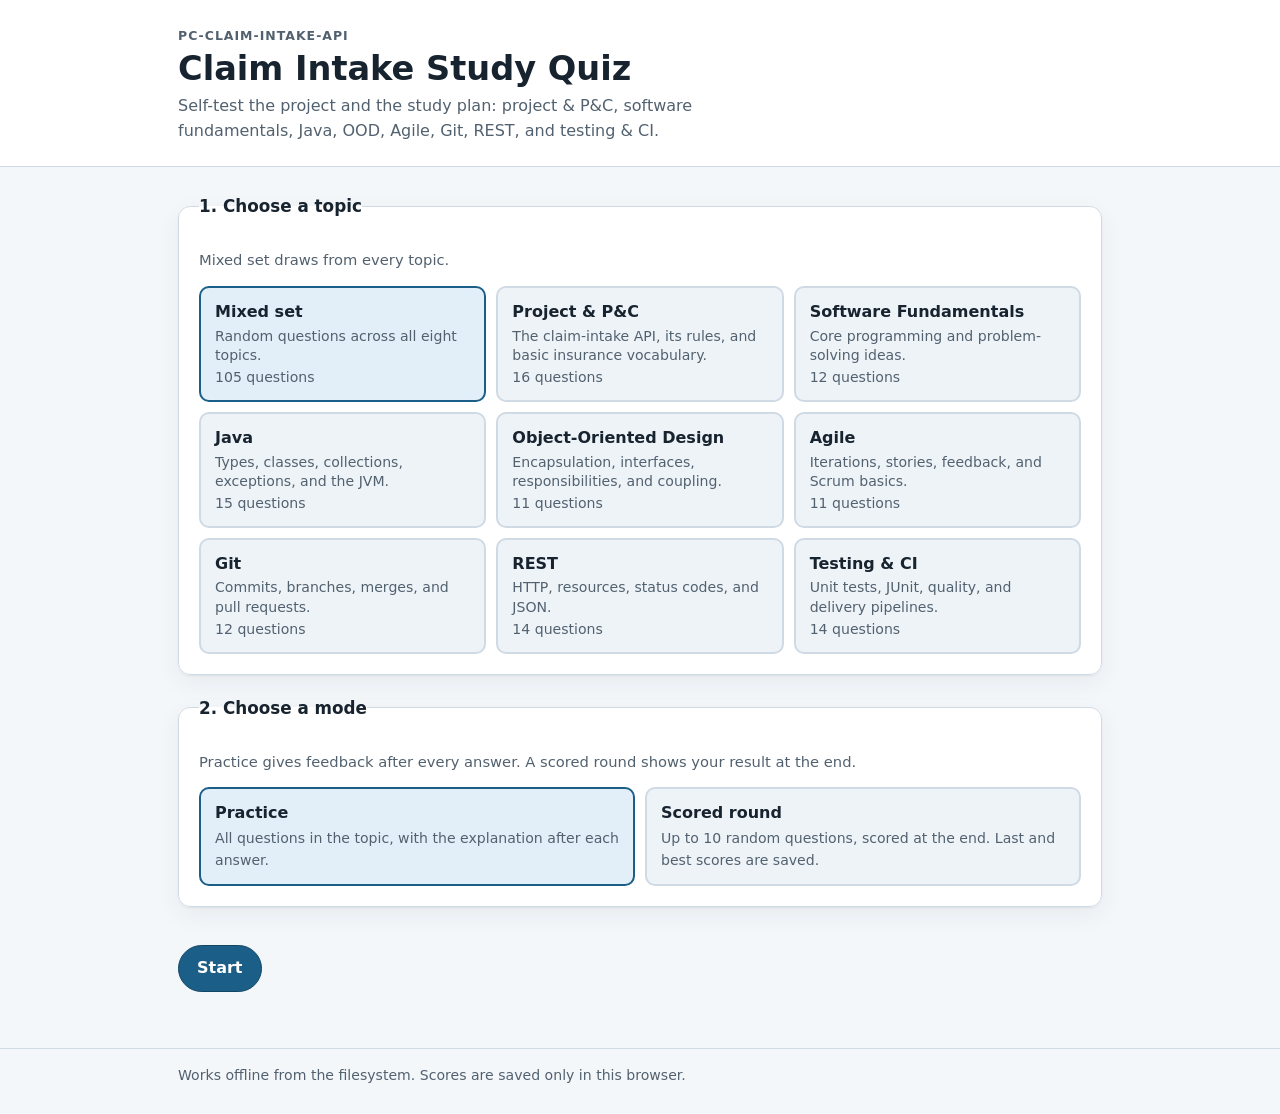
<file: quiz/index.html>
<!DOCTYPE html>
<html lang="en">
<head>
  <meta charset="utf-8">
  <meta name="viewport" content="width=device-width, initial-scale=1">
  <meta name="color-scheme" content="light dark">
  <title>Claim Intake Study Quiz</title>
  <link rel="stylesheet" href="styles.css">
</head>
<body>
  <a class="skip-link" href="#app">Skip to content</a>
  <header class="site-header">
    <div class="wrap header-inner">
      <p class="eyebrow">pc-claim-intake-api</p>
      <h1>Claim Intake Study Quiz</h1>
      <p class="lede">Self-test the project and the study plan: project &amp; P&amp;C, software fundamentals, Java, OOD, Agile, Git, REST, and testing &amp; CI.</p>
    </div>
  </header>

  <main id="app" class="wrap" tabindex="-1">
    <noscript>
      <p class="notice">This quiz needs JavaScript enabled. It runs entirely from your local files, with no server or network.</p>
    </noscript>
  </main>

  <p id="live" class="sr-only" aria-live="polite" aria-atomic="true"></p>

  <footer class="site-footer">
    <div class="wrap">
      <p>Works offline from the filesystem. Scores are saved only in this browser.</p>
    </div>
  </footer>

  <script src="questions.js"></script>
  <script src="app.js"></script>
</body>
</html>
</file>
<file: quiz/styles.css>
:root {
  --bg: #f4f7fa;
  --surface: #ffffff;
  --surface-alt: #eef3f8;
  --text: #17232e;
  --muted: #52616f;
  --line: #cfdae4;
  --line-strong: #9fb3c4;
  --accent: #1b5e88;
  --accent-strong: #124763;
  --accent-soft: #e2eff8;
  --good: #1c6b3d;
  --good-bg: #e6f5ec;
  --good-line: #8ccfa7;
  --bad: #9c2b26;
  --bad-bg: #fcebea;
  --bad-line: #e6a19d;
  --focus: #b45309;
  --shadow: 0 1px 2px rgba(16, 35, 51, 0.06), 0 8px 24px rgba(16, 35, 51, 0.06);
  --radius: 12px;
}

@media (prefers-color-scheme: dark) {
  :root {
    --bg: #111820;
    --surface: #1a232d;
    --surface-alt: #222e3a;
    --text: #edf3f8;
    --muted: #a9bac9;
    --line: #344454;
    --line-strong: #52677a;
    --accent: #6fb3dc;
    --accent-strong: #93cbee;
    --accent-soft: #1d3547;
    --good: #7ed9a1;
    --good-bg: #173326;
    --good-line: #2f6b46;
    --bad: #f3a19c;
    --bad-bg: #3a1e1d;
    --bad-line: #7d3c38;
    --focus: #f6c453;
    --shadow: 0 1px 2px rgba(0, 0, 0, 0.4), 0 8px 24px rgba(0, 0, 0, 0.35);
  }
}

* {
  box-sizing: border-box;
}

html {
  -webkit-text-size-adjust: 100%;
}

body {
  margin: 0;
  background: var(--bg);
  color: var(--text);
  font-family: system-ui, -apple-system, "Segoe UI", Roboto, Arial, sans-serif;
  font-size: 1rem;
  line-height: 1.55;
}

h1,
h2,
h3,
p {
  margin-top: 0;
}

h1 {
  margin-bottom: 0.35rem;
  font-size: clamp(1.55rem, 4.5vw, 2.1rem);
  line-height: 1.2;
}

h2 {
  font-size: clamp(1.2rem, 3.5vw, 1.5rem);
  line-height: 1.25;
}

h3 {
  font-size: 1.05rem;
}

a {
  color: var(--accent);
}

.wrap {
  width: 100%;
  max-width: 960px;
  margin: 0 auto;
  padding-left: 18px;
  padding-right: 18px;
}

.site-header {
  border-bottom: 1px solid var(--line);
  background: var(--surface);
}

.header-inner {
  padding-top: 26px;
  padding-bottom: 22px;
}

.eyebrow {
  margin-bottom: 0.2rem;
  color: var(--muted);
  font-size: 0.78rem;
  font-weight: 700;
  letter-spacing: 0.08em;
  text-transform: uppercase;
}

.lede {
  max-width: 62ch;
  margin-bottom: 0;
  color: var(--muted);
}

main {
  padding-top: 26px;
  padding-bottom: 56px;
  outline: none;
}

.site-footer {
  border-top: 1px solid var(--line);
  padding: 16px 0 28px;
  color: var(--muted);
  font-size: 0.88rem;
}

.site-footer p {
  margin: 0;
}

.skip-link {
  position: absolute;
  left: 10px;
  top: -60px;
  z-index: 10;
  padding: 8px 12px;
  border-radius: 8px;
  background: var(--accent);
  color: #fff;
  font-weight: 600;
}

.skip-link:focus {
  top: 10px;
}

.sr-only {
  position: absolute !important;
  width: 1px;
  height: 1px;
  padding: 0;
  margin: -1px;
  overflow: hidden;
  clip: rect(0 0 0 0);
  white-space: nowrap;
  border: 0;
}

:focus-visible {
  outline: 3px solid var(--focus);
  outline-offset: 2px;
}

.screen {
  display: flex;
  flex-direction: column;
  gap: 20px;
}

.panel {
  border: 1px solid var(--line);
  border-radius: var(--radius);
  background: var(--surface);
  box-shadow: var(--shadow);
  padding: 20px;
}

.panel h2 {
  margin-bottom: 0.25rem;
}

.panel-hint {
  margin-bottom: 14px;
  color: var(--muted);
  font-size: 0.92rem;
}

fieldset {
  margin: 0;
  padding: 0;
  border: 0;
  min-width: 0;
}

legend {
  padding: 0;
  margin-bottom: 10px;
  font-size: 1.05rem;
  font-weight: 700;
}

.topic-grid {
  display: grid;
  grid-template-columns: repeat(auto-fit, minmax(220px, 1fr));
  gap: 10px;
}

.topic-card {
  position: relative;
  display: block;
  cursor: pointer;
}

.topic-card input {
  position: absolute;
  width: 1px;
  height: 1px;
  opacity: 0;
  pointer-events: none;
}

.topic-body {
  display: flex;
  flex-direction: column;
  gap: 2px;
  height: 100%;
  padding: 12px 14px;
  border: 2px solid var(--line);
  border-radius: 10px;
  background: var(--surface-alt);
  transition: border-color 120ms ease, background-color 120ms ease, transform 120ms ease;
}

.topic-card:hover .topic-body {
  border-color: var(--line-strong);
  transform: translateY(-1px);
}

.topic-card input:checked + .topic-body {
  border-color: var(--accent);
  background: var(--accent-soft);
}

.topic-card input:focus-visible + .topic-body {
  outline: 3px solid var(--focus);
  outline-offset: 2px;
}

.topic-name {
  font-weight: 700;
}

.topic-blurb {
  color: var(--muted);
  font-size: 0.88rem;
  line-height: 1.4;
}

.mode-row {
  display: flex;
  flex-wrap: wrap;
  gap: 10px;
}

.mode-card {
  position: relative;
  display: block;
  flex: 1 1 240px;
  cursor: pointer;
}

.mode-card input {
  position: absolute;
  width: 1px;
  height: 1px;
  opacity: 0;
  pointer-events: none;
}

.mode-body {
  display: block;
  height: 100%;
  padding: 12px 14px;
  border: 2px solid var(--line);
  border-radius: 10px;
  background: var(--surface-alt);
}

.mode-card:hover .mode-body {
  border-color: var(--line-strong);
}

.mode-card input:checked + .mode-body {
  border-color: var(--accent);
  background: var(--accent-soft);
}

.mode-card input:focus-visible + .mode-body {
  outline: 3px solid var(--focus);
  outline-offset: 2px;
}

.mode-title {
  display: block;
  font-weight: 700;
}

.mode-note {
  display: block;
  margin-top: 2px;
  color: var(--muted);
  font-size: 0.88rem;
}

.actions {
  display: flex;
  flex-wrap: wrap;
  align-items: center;
  gap: 10px;
  margin-top: 18px;
}

button {
  font: inherit;
  color: inherit;
  cursor: pointer;
}

.btn {
  display: inline-flex;
  align-items: center;
  justify-content: center;
  gap: 8px;
  min-height: 44px;
  padding: 10px 18px;
  border: 1px solid var(--line-strong);
  border-radius: 999px;
  background: var(--surface);
  font-weight: 650;
  text-decoration: none;
}

.btn:hover {
  border-color: var(--accent);
  background: var(--surface-alt);
}

.btn:disabled {
  cursor: not-allowed;
  opacity: 0.55;
}

.btn-primary {
  border-color: var(--accent-strong);
  background: var(--accent);
  color: #ffffff;
}

.btn-primary:hover {
  border-color: var(--accent-strong);
  background: var(--accent-strong);
}

@media (prefers-color-scheme: dark) {
  .btn-primary {
    color: #0d1620;
  }
}

.btn-quiet {
  border-color: transparent;
  background: transparent;
  color: var(--muted);
  text-decoration: underline;
}

.btn-quiet:hover {
  background: var(--surface-alt);
  color: var(--text);
}

.btn-small {
  min-height: 36px;
  padding: 6px 12px;
  font-size: 0.9rem;
}

.score-panel {
  border: 1px solid var(--line);
  border-radius: 10px;
  background: var(--surface-alt);
  padding: 14px 16px;
}

.score-panel h2 {
  margin-bottom: 8px;
  font-size: 1rem;
}

.score-grid {
  display: grid;
  grid-template-columns: repeat(auto-fit, minmax(200px, 1fr));
  gap: 10px;
}

.score-item {
  display: flex;
  flex-direction: column;
  gap: 1px;
}

.score-label {
  color: var(--muted);
  font-size: 0.8rem;
  font-weight: 700;
  letter-spacing: 0.06em;
  text-transform: uppercase;
}

.score-value {
  font-size: 1.15rem;
  font-weight: 700;
}

.score-detail {
  color: var(--muted);
  font-size: 0.84rem;
}

.quiz-top {
  display: flex;
  flex-wrap: wrap;
  align-items: baseline;
  justify-content: space-between;
  gap: 8px 16px;
}

.quiz-meta {
  color: var(--muted);
  font-size: 0.9rem;
  font-weight: 600;
}

.progress {
  height: 8px;
  margin-top: 4px;
  overflow: hidden;
  border-radius: 999px;
  background: var(--surface-alt);
  border: 1px solid var(--line);
}

.progress-fill {
  height: 100%;
  width: 0;
  background: var(--accent);
  transition: width 180ms ease;
}

.question-heading {
  margin: 0 0 4px;
  font-size: 1.12rem;
  line-height: 1.45;
}

.question-heading:focus {
  outline: none;
}

.question-topic {
  margin-bottom: 0;
  color: var(--muted);
  font-size: 0.85rem;
  font-weight: 600;
  letter-spacing: 0.04em;
  text-transform: uppercase;
}

.options {
  display: flex;
  flex-direction: column;
  gap: 9px;
  margin-top: 16px;
}

.option {
  display: flex;
  align-items: flex-start;
  gap: 12px;
  width: 100%;
  padding: 12px 14px;
  border: 2px solid var(--line);
  border-radius: 10px;
  background: var(--surface);
  text-align: left;
  line-height: 1.45;
}

.option:hover:not(:disabled) {
  border-color: var(--accent);
  background: var(--surface-alt);
}

.option:disabled {
  cursor: default;
}

.option-key {
  flex: 0 0 auto;
  display: inline-flex;
  align-items: center;
  justify-content: center;
  width: 26px;
  height: 26px;
  border: 1px solid var(--line-strong);
  border-radius: 6px;
  background: var(--surface-alt);
  font-size: 0.85rem;
  font-weight: 700;
}

.option[aria-pressed="true"] {
  border-color: var(--accent);
  background: var(--accent-soft);
}

.option[aria-pressed="true"] .option-key {
  border-color: var(--accent);
  background: var(--accent);
  color: #ffffff;
}

@media (prefers-color-scheme: dark) {
  .option[aria-pressed="true"] .option-key {
    color: #0d1620;
  }
}

.option.is-correct {
  border-color: var(--good-line);
  background: var(--good-bg);
}

.option.is-correct .option-key {
  border-color: var(--good);
  background: var(--good);
  color: #ffffff;
}

.option.is-wrong {
  border-color: var(--bad-line);
  background: var(--bad-bg);
}

.option.is-wrong .option-key {
  border-color: var(--bad);
  background: var(--bad);
  color: #ffffff;
}

@media (prefers-color-scheme: dark) {
  .option.is-correct .option-key,
  .option.is-wrong .option-key {
    color: #0d1620;
  }
}

.option-flag {
  margin-left: auto;
  padding-left: 10px;
  font-size: 0.8rem;
  font-weight: 700;
  white-space: nowrap;
}

.is-correct .option-flag {
  color: var(--good);
}

.is-wrong .option-flag {
  color: var(--bad);
}

.feedback {
  margin-top: 16px;
  padding: 14px 16px;
  border: 1px solid var(--line);
  border-left-width: 6px;
  border-radius: 8px;
  background: var(--surface-alt);
}

.feedback.good {
  border-color: var(--good-line);
  border-left-color: var(--good);
  background: var(--good-bg);
}

.feedback.bad {
  border-color: var(--bad-line);
  border-left-color: var(--bad);
  background: var(--bad-bg);
}

.feedback-title {
  margin-bottom: 4px;
  font-weight: 700;
}

.feedback p:last-child {
  margin-bottom: 0;
}

.feedback .answer-line {
  margin-bottom: 6px;
  font-size: 0.92rem;
}

.result-hero {
  text-align: center;
}

.result-score {
  margin: 6px 0 0;
  font-size: clamp(2.4rem, 9vw, 3.4rem);
  font-weight: 800;
  line-height: 1;
  color: var(--accent);
}

.result-line {
  margin: 8px 0 0;
  color: var(--muted);
}

.result-actions {
  justify-content: center;
}

.missed-list {
  display: flex;
  flex-direction: column;
  gap: 12px;
  margin: 14px 0 0;
  padding: 0;
  list-style: none;
}

.missed-item {
  padding: 14px 16px;
  border: 1px solid var(--line);
  border-left: 6px solid var(--bad);
  border-radius: 8px;
  background: var(--surface);
}

.missed-prompt {
  margin-bottom: 8px;
  font-weight: 700;
}

.missed-item p {
  margin-bottom: 4px;
  font-size: 0.92rem;
}

.missed-item p:last-child {
  margin-bottom: 0;
}

.missed-answer {
  color: var(--good);
  font-weight: 650;
}

.missed-yours {
  color: var(--bad);
  font-weight: 650;
}

.missed-reason {
  margin-top: 8px;
  color: var(--muted);
}

.kbd-hint {
  margin: 14px 0 0;
  color: var(--muted);
  font-size: 0.85rem;
}

kbd {
  display: inline-block;
  min-width: 1.5em;
  padding: 1px 6px;
  border: 1px solid var(--line-strong);
  border-bottom-width: 2px;
  border-radius: 5px;
  background: var(--surface-alt);
  font-family: inherit;
  font-size: 0.82em;
  font-weight: 700;
  text-align: center;
}

.notice {
  padding: 14px 16px;
  border: 1px solid var(--line);
  border-left: 6px solid var(--accent);
  border-radius: 8px;
  background: var(--surface);
}

@media (max-width: 520px) {
  .wrap {
    padding-left: 14px;
    padding-right: 14px;
  }

  .panel {
    padding: 16px;
  }

  .topic-grid {
    grid-template-columns: 1fr;
  }

  .btn {
    width: 100%;
  }

  .actions .btn {
    width: 100%;
  }

  .quiz-top .btn {
    width: auto;
  }

  .mode-card {
    flex-basis: 100%;
  }
}

@media (prefers-reduced-motion: reduce) {
  * {
    transition-duration: 0.01ms !important;
  }
}
</file>
